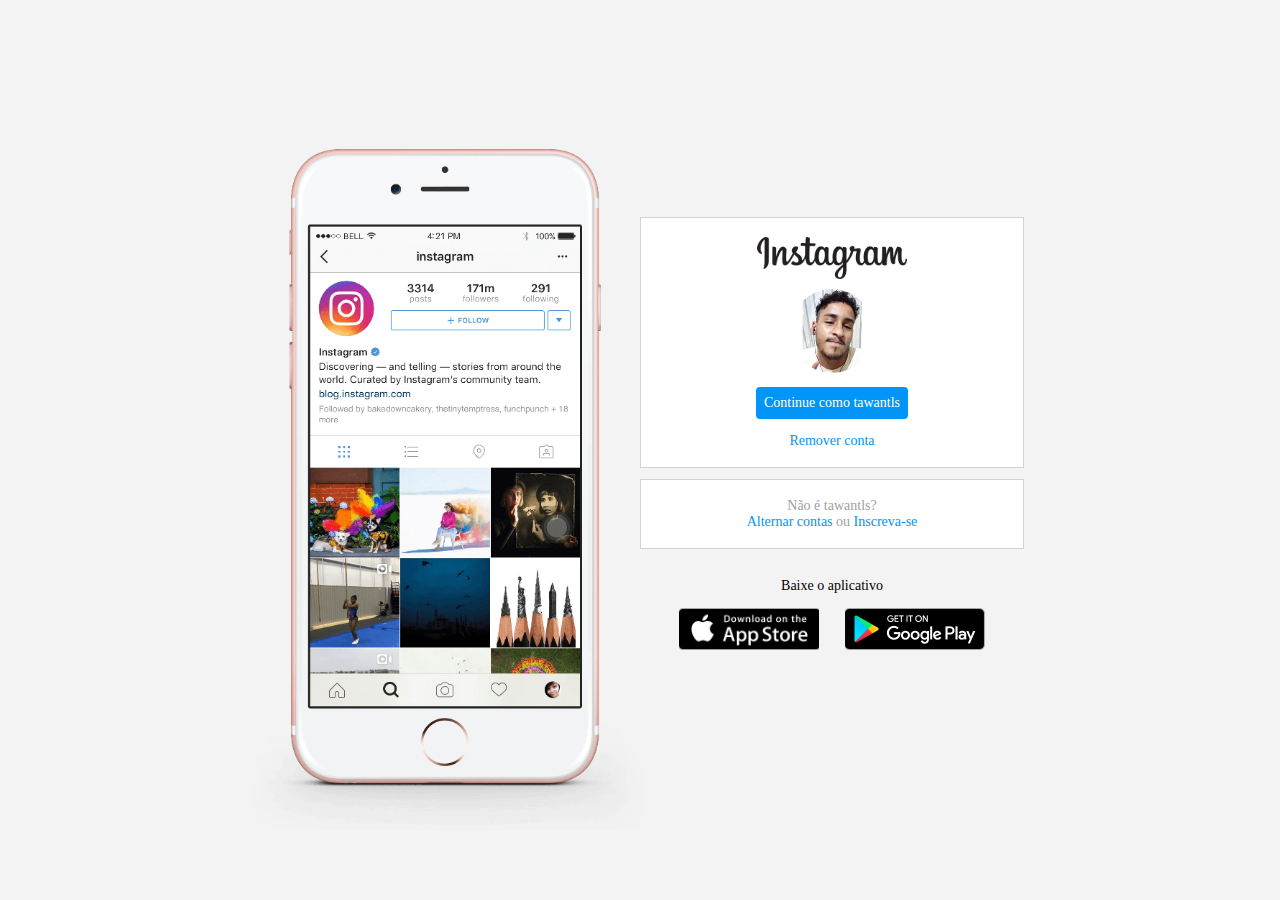
<file: index.html>
<!DOCTYPE html>
<html lang="en">

<head>
    <meta charset="UTF-8">
    <meta http-equiv="X-UA-Compatible" content="IE=edge">
    <meta name="viewport" content="width=device-width, initial-scale=1.0">
    <title>Document</title>
    <link rel="stylesheet" href="styles.css/style.css">
</head>

<body>
    <main class="main-container">
     
            <div class="instagram-wrapper">
                <div class="instagram-phone">
                    <img src="./img/instagram-celular.png" alt="celular">
                </div>
                <div class="instagram-continue">
                    <div class="group">
                        <img src="./img/instagram-logo.png" class="instagram-logo" alt="instagram logo">
                        <div class="profile-photo">
                            <img src="./img/pp.jpg" alt="foto de perfil">
                        </div>
                        <a href="#" class="instagram-login">Continue como tawantls</a>
                        <a href="#" class="instagram-logout">Remover conta</a>
                    </div>
                    <div class="group">
                        <p class="not-account">Não é tawantls?</p>
                        <p class="not-account">
                            <span class="link-blue">Alternar contas</span>
                            ou
                            <span class="link-blue">Inscreva-se</span>
                        </p>
                    </div>
                    <div class="get-the-app">
                        <p class="get-app">Baixe o aplicativo</p>
                        <div class="download">
                            <img src="./img/apple-button.png" class="app-download"></img>
                            <img src="./img/googleplay-button.png" class="app-download"></img>
                        </div>
                    </div>
                </div>
            </div>
    </main>

</body>

</html>
</file>
<file: styles.css/style.css>
* {
  padding: 0;
  margin: 0;
  -webkit-box-sizing: border-box;
          box-sizing: border-box;
  text-decoration: none;
  font-size: 14px;
}

.main-container {
  width: 100%;
  height: 100vh;
  background-color: #f3f3f3;
  display: -webkit-box;
  display: -ms-flexbox;
  display: flex;
  -webkit-box-pack: center;
      -ms-flex-pack: center;
          justify-content: center;
}

.main-container .instagram-wrapper {
  display: -webkit-box;
  display: -ms-flexbox;
  display: flex;
  -webkit-box-align: center;
      -ms-flex-align: center;
          align-items: center;
  -webkit-box-pack: center;
      -ms-flex-pack: center;
          justify-content: center;
  width: 60%;
  height: 100vh;
}

.main-container .instagram-wrapper .instagram-phone {
  display: -webkit-box;
  display: -ms-flexbox;
  display: flex;
  -webkit-box-align: center;
      -ms-flex-align: center;
          align-items: center;
  -webkit-box-pack: center;
      -ms-flex-pack: center;
          justify-content: center;
  width: 50%;
}

.main-container .instagram-wrapper .instagram-phone img {
  height: 55rem;
}

.main-container .instagram-wrapper .instagram-continue {
  display: -webkit-box;
  display: -ms-flexbox;
  display: flex;
  -webkit-box-orient: vertical;
  -webkit-box-direction: normal;
      -ms-flex-direction: column;
          flex-direction: column;
  -webkit-box-align: center;
      -ms-flex-align: center;
          align-items: center;
  -ms-flex-pack: distribute;
      justify-content: space-around;
  width: 50%;
  min-height: 34rem;
}

.main-container .instagram-wrapper .instagram-continue .group {
  display: -webkit-box;
  display: -ms-flexbox;
  display: flex;
  -webkit-box-orient: vertical;
  -webkit-box-direction: normal;
      -ms-flex-direction: column;
          flex-direction: column;
  -webkit-box-pack: justify;
      -ms-flex-pack: justify;
          justify-content: space-between;
  -webkit-box-align: center;
      -ms-flex-align: center;
          align-items: center;
  background-color: #ffffff;
  width: 100%;
  padding: 1.3rem 0;
  border: 1px solid #d3d3d3;
}

.main-container .instagram-wrapper .instagram-continue .group:nth-child(1) {
  min-height: 10rem;
}

.main-container .instagram-wrapper .instagram-continue .group:nth-child(1) .instagram-logo {
  height: 3rem;
  margin-bottom: 10px;
}

.main-container .instagram-wrapper .instagram-continue .group:nth-child(1) .profile-photo {
  display: -webkit-box;
  display: -ms-flexbox;
  display: flex;
  -webkit-box-pack: center;
      -ms-flex-pack: center;
          justify-content: center;
  -webkit-box-align: center;
      -ms-flex-align: center;
          align-items: center;
  border-radius: 50%;
  overflow: hidden;
}

.main-container .instagram-wrapper .instagram-continue .group:nth-child(1) .profile-photo img {
  height: 6rem;
}

.main-container .instagram-wrapper .instagram-continue .group:nth-child(1) .instagram-login {
  background-color: #0095f6;
  color: #ffffff;
  padding: 8px;
  margin-top: 1rem;
  border-radius: 4px;
}

.main-container .instagram-wrapper .instagram-continue .group:nth-child(1) .instagram-logout {
  color: #0095f6;
  margin-top: 1rem;
}

.main-container .instagram-wrapper .instagram-continue .group:nth-child(2) .not-account {
  color: #a0a0a0;
}

.main-container .instagram-wrapper .instagram-continue .group:nth-child(2) .link-blue {
  color: #0095f6;
}

.main-container .instagram-wrapper .instagram-continue .group:nth-child(2) .link-blue:hover {
  cursor: pointer;
}

.main-container .instagram-wrapper .instagram-continue .get-the-app {
  display: -webkit-box;
  display: -ms-flexbox;
  display: flex;
  -webkit-box-orient: vertical;
  -webkit-box-direction: normal;
      -ms-flex-direction: column;
          flex-direction: column;
  -webkit-box-align: center;
      -ms-flex-align: center;
          align-items: center;
  -webkit-box-pack: center;
      -ms-flex-pack: center;
          justify-content: center;
  width: 100%;
  padding: 1.3rem 0;
}

.main-container .instagram-wrapper .instagram-continue .get-the-app .download {
  display: -webkit-box;
  display: -ms-flexbox;
  display: flex;
  width: 100%;
  -webkit-box-pack: space-evenly;
      -ms-flex-pack: space-evenly;
          justify-content: space-evenly;
  -webkit-box-align: center;
      -ms-flex-align: center;
          align-items: center;
  padding: 1rem;
}

.main-container .instagram-wrapper .instagram-continue .get-the-app .app-download {
  height: 3rem;
  width: 10rem;
  -o-object-fit: cover;
     object-fit: cover;
}

@media (max-width: 1024px) {
  .main-container .instagram-wrapper {
    width: 90%;
  }
}

@media (max-width: 650px) {
  .main-container body {
    background-color: #ffffff;
  }
  .main-container .instagram-wrapper {
    width: 90%;
  }
  .main-container .instagram-wrapper .instagram-phone {
    display: none;
  }
  .main-container .instagram-wrapper .instagram-continue {
    width: 100%;
  }
  .main-container .instagram-wrapper .instagram-continue .group {
    border: 1px solid transparent;
  }
}
/*# sourceMappingURL=style.css.map */
</file>
